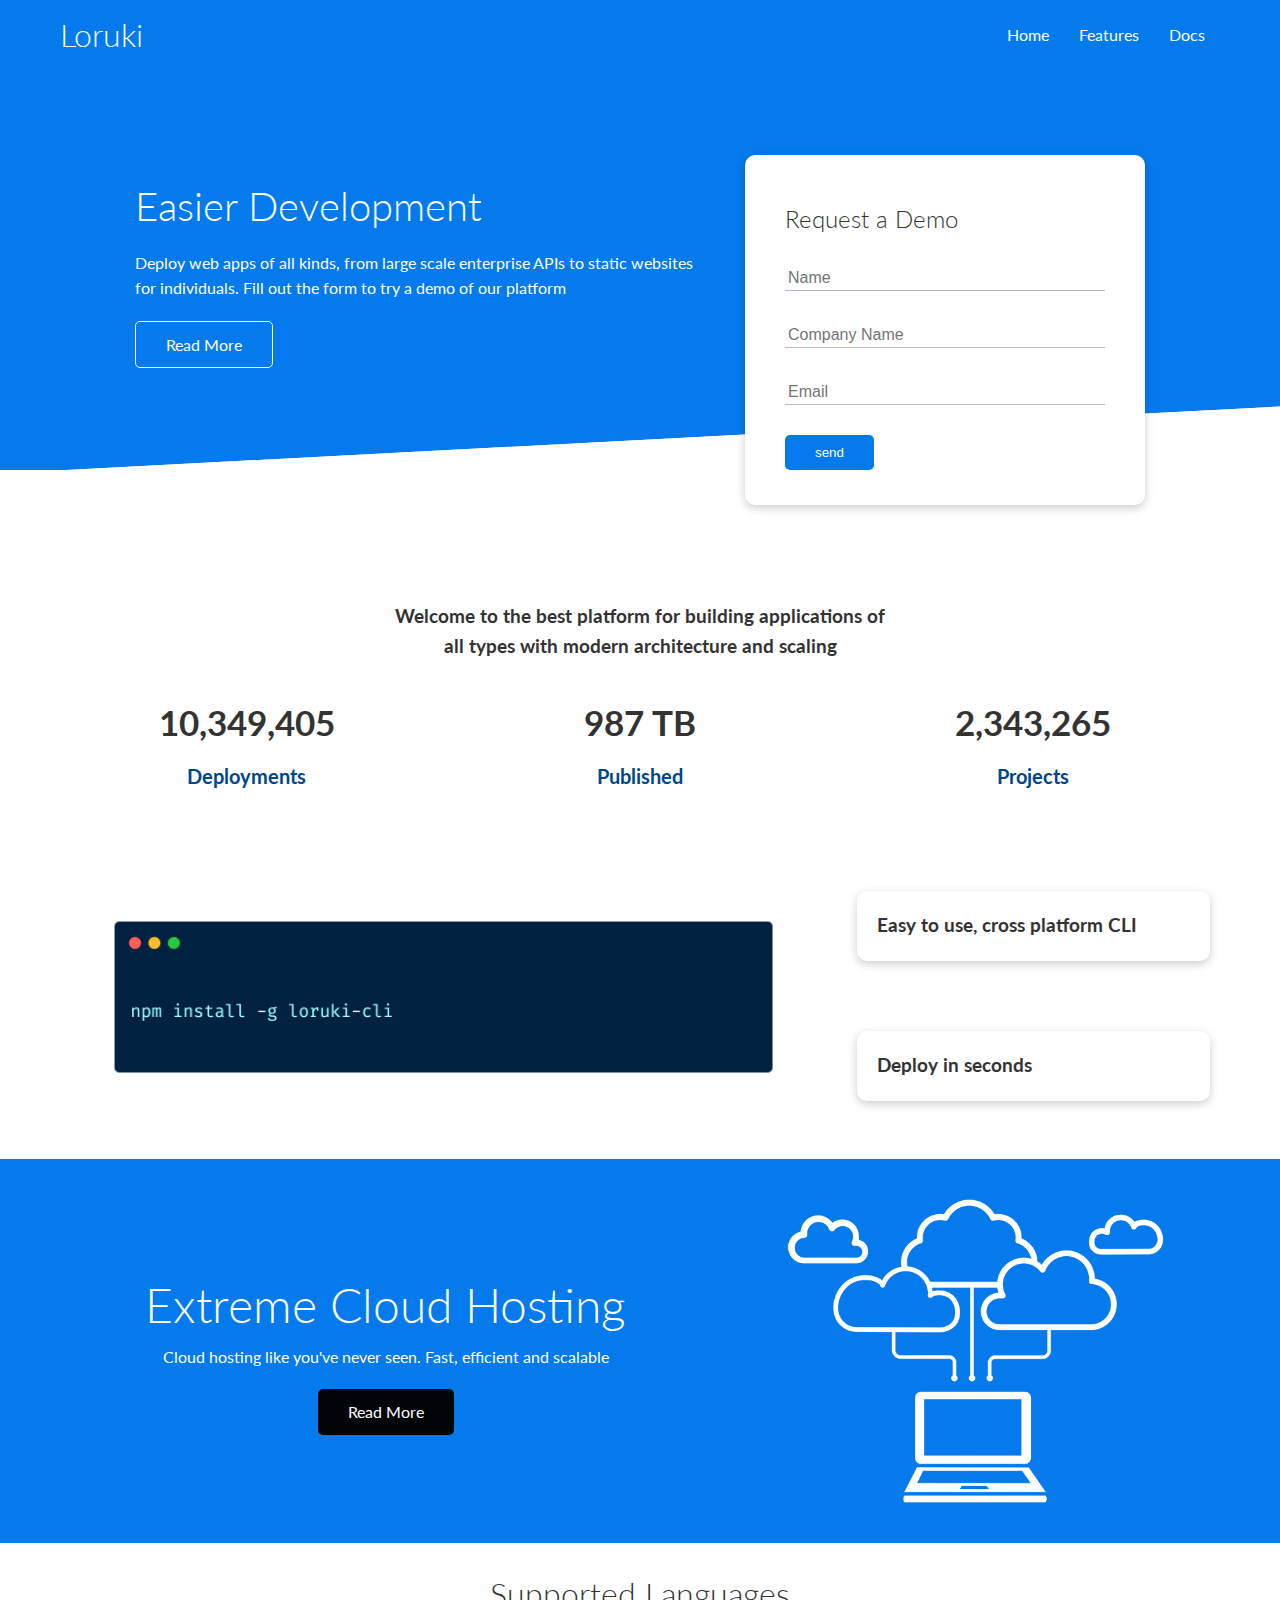
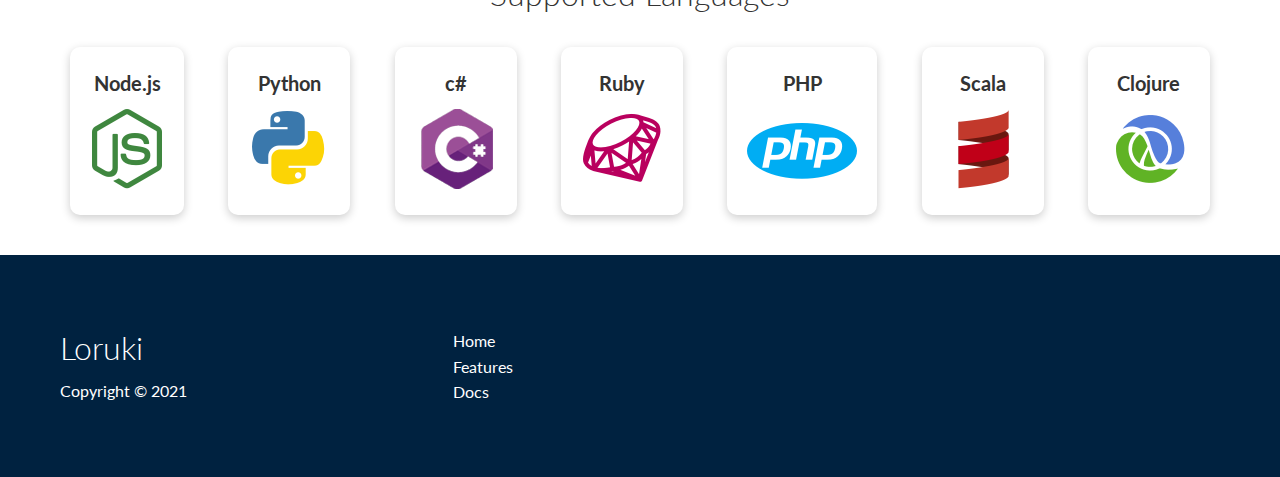
<file: index.html>
<!DOCTYPE html>
<html lang="en">
<head>
    <meta charset="UTF-8">
    <meta http-equiv="X-UA-Compatible" content="IE=edge">
    <meta name="viewport" content="width=device-width, initial-scale=1.0">
    <link rel="stylesheet" href="style.css">
    <link href="https://fonts.googleapis.com/css2?family=Lato:wght@300&display=swap" rel="stylesheet">
    <link rel="stylesheet" href="https://use.fontawesome.com/releases/v5.15.3/css/all.css" integrity="sha384-SZXxX4whJ79/gErwcOYf+zWLeJdY/qpuqC4cAa9rOGUstPomtqpuNWT9wdPEn2fk" crossorigin="anonymous">
    <title>Loruki | Cloud Hosting For Everyone</title>
</head>
<body>

    <!-- navbar -->
    <div class="navbar">
        <div class="container flex">
            <h1 class="logo">Loruki</h1>
                <nav>
                    <ul>
                        <li><a href="index.html">Home</a></li>
                        <li><a href="features.html">Features</a></li>
                        <li><a href="docs.html">Docs</a></li>
                    </ul>
                </nav>
            </div>
        </div>
    </div>
    
    <!-- first-container -->

    <section class="first-container">
        <div class="container grid">
            <div class="first-container-text">
                <h1>Easier Development</h1>
                <p>Deploy web apps of all kinds, from large scale enterprise APIs to static websites for individuals. Fill out the form to try a demo of our platform  </p>
                <a href="features.html" class="btn first-btn">Read More</a>
            </div>
            <div class="first-container-form card">
                <h2>Request a Demo</h2>
                <form>
                    <div class="form-control">
                        <input type="text" name="name" placeholder="Name" required>
                    </div>
                    <div class="form-control">
                        <input type="text" name="Company name" placeholder="Company Name" required>
                    </div>
                    <div class="form-control">
                        <input type="email" name="email" placeholder="Email" required>
                    </div>
                    <input type="submit" value="send" class="btn btn-primary">
                </form>
            </div>
        </div>
    </section>

     <!-- second-container -->
     <section class="second-container">
        <div class="container">
            <h3 class="second-container-heading">
                Welcome to the best platform for building applications of all types with modern architecture and scaling
            </h3>

            <div class="grid grid-3">
                <div class="features-icon">
                    <i class="fas fa-server fa-3x"></i>
                    <h3>10,349,405</h3>
                    <p class="server-text">Deployments</p>
                </div>
                <div class="features-icon" >
                    <i class="fas fa-upload fa-3x"></i>
                    <h3>987 TB</h3>
                    <p class="upload-text">Published</p>
                </div>
                <div class="features-icon">
                    <i class="fas fa-project-diagram fa-3x"></i>
                    <h3>2,343,265</h3>
                    <p class="project-diagram-text">Projects</p>
                </div>
            </div>
        </div>
    </section>

    <!-- third-container -->
    <section class="third-container">
        <div class="container grid">
            <img src="images/cli.png" alt="">
            <div class="card">
                <h3>Easy to use, cross platform CLI</h3>
            </div>
            <div class="card">
                <h3>Deploy in seconds</h3>
            </div>
        </div>
    </section>

    <!-- clouding -->
    <section class="clouding ">
        <div class="container grid">
             <div class="clouding-text">
                 <h2 class="title ">Extreme Cloud Hosting</h2>
                 <p class="lead my-1">Cloud hosting like you've never seen.
                      Fast, efficient and scalable</p>
                      <a href="features.html" class="btn second-btn">Read More</a>
             </div>
             <img src="images/cloud.png" alt="">
        </div>
    </section>

    <!-- languages -->
    <section class="languages">
        <h2 class="languages-title">
            Supported Languages
        </h2>
        <div class="container flex">
            <div class="card">
                <h4>Node.js</h4>
                <img src="images/node.png" alt="">
            </div>
            <div class="card">
                <h4>Python</h4>
                <img src="images/python.png" alt="">
            </div>
            <div class="card">
                <h4>c#</h4>
                <img src="images/csharp.png" alt="">
            </div>
            <div class="card">
                <h4>Ruby</h4>
                <img src="images/ruby.png" alt="">
            </div>
            <div class="card">
                <h4></h4.>PHP</h4>
                <img src="images/php.png" alt="">
            </div>
            <div class="card">
                <h4>Scala</h4>
                <img src="images/scala.png" alt="">
            </div>
            <div class="card">
                <h4>Clojure</h4>
                <img src="images/clojure.png" alt="">
            </div>
        </div>
    </section>

    <!-- Footer -->
        <footer class="footer" >
            <div class="container grid grid-3">
                <div>
                    <h1>Loruki</h1>
                    <p>Copyright &copy; 2021</p>
                </div>
                <nav>
                    <ul>
                        <li><a href="index.html">Home</a></li>
                        <li><a href="features.html">Features</a></li>
                        <li><a href="docs.html">Docs</a></li>
                    </ul>
                </nav>
                <div class="social-icons">
                    <a href="#"><i class="fab fa-twitter fa-2x"></i></a>
                    <a href="#"><i class="fab fa-facebook fa-2x"></i></a>
                    <a href="#"><i class="fab fa-instagram fa-2x"></i></a>
                    <a href="#"><i class="fab fa-github fa-2x"></i></a>
                </div>
            </div>
        </footer>
</body>
</html>
</file>
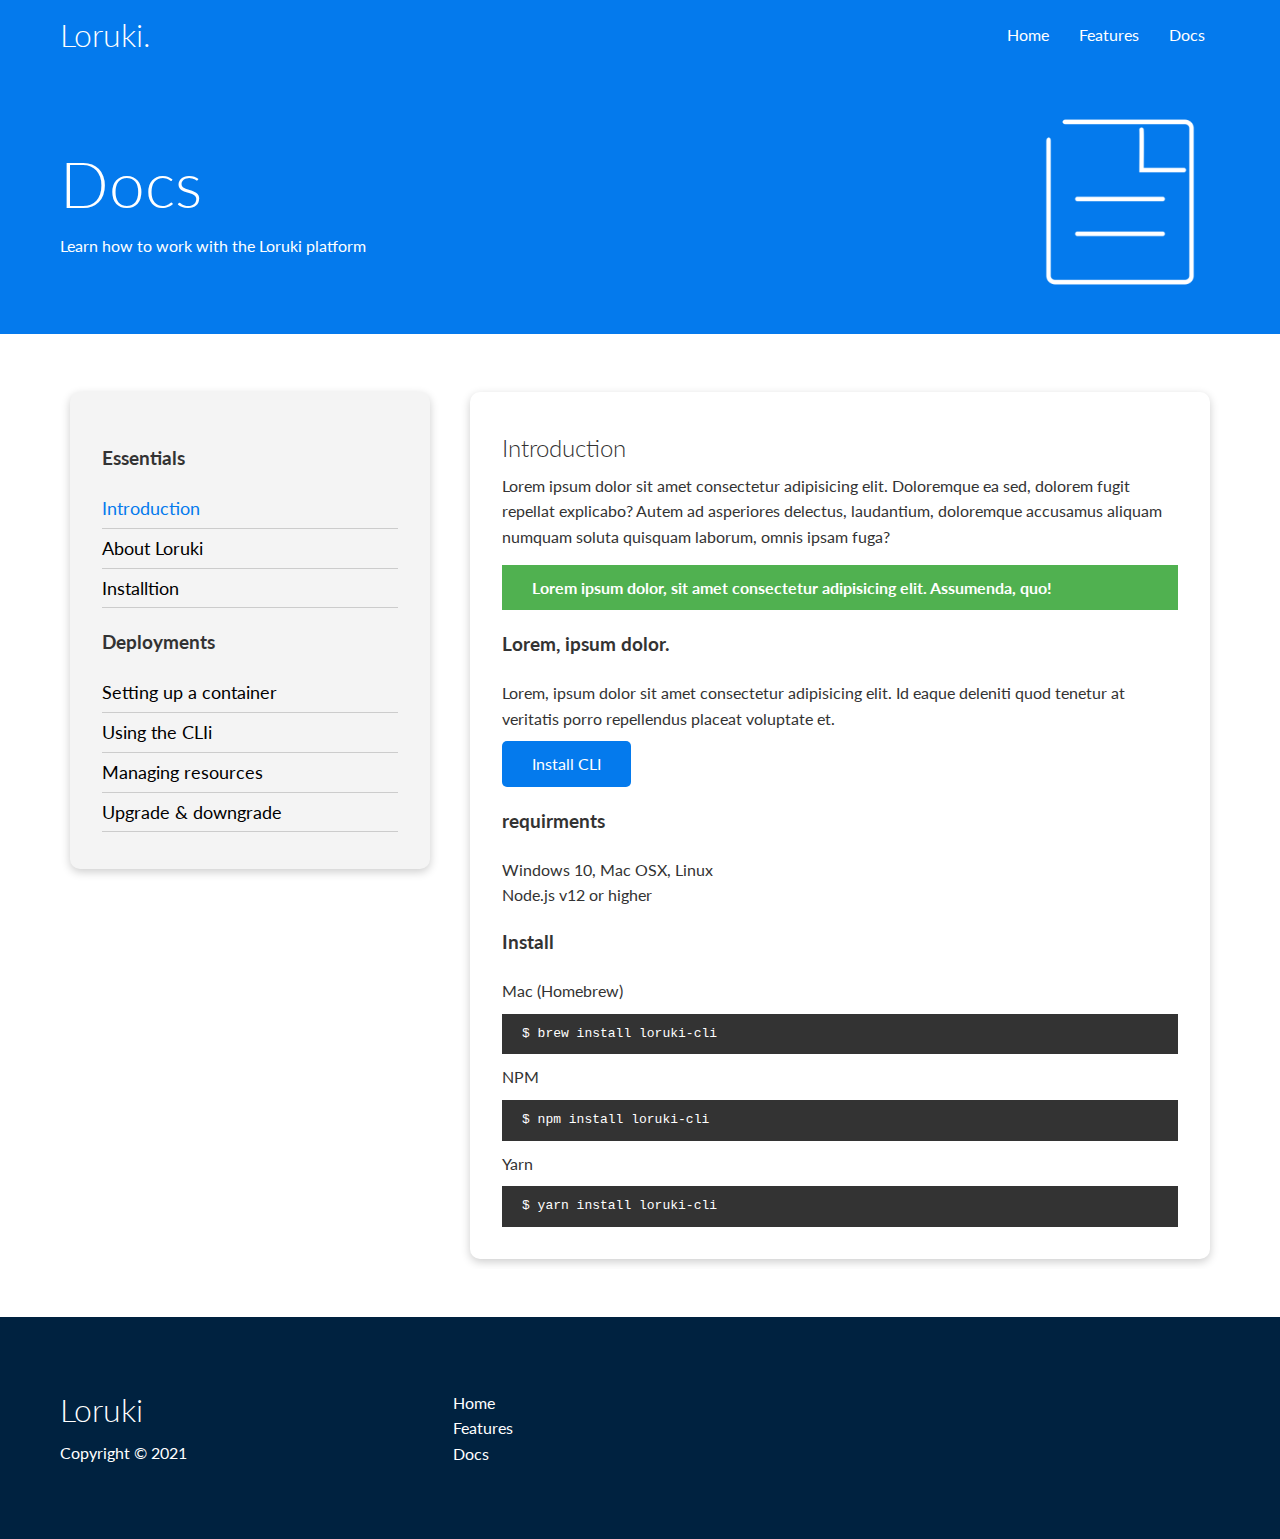
<file: docs.html>
<!DOCTYPE html>
<html lang="en">
<head>
    <meta charset="UTF-8">
    <meta http-equiv="X-UA-Compatible" content="IE=edge">
    <meta name="viewport" content="width=device-width, initial-scale=1.0">
    <link rel="stylesheet" href="style.css">
    <link href="https://fonts.googleapis.com/css2?family=Lato:wght@300&display=swap" rel="stylesheet">
    <link rel="stylesheet" href="https://use.fontawesome.com/releases/v5.15.3/css/all.css" integrity="sha384-SZXxX4whJ79/gErwcOYf+zWLeJdY/qpuqC4cAa9rOGUstPomtqpuNWT9wdPEn2fk" crossorigin="anonymous">
    <title>Loruki | Cloud Hosting For Everyone</title>
</head>
<body>

    <!-- navbar -->
    <div class="navbar">
        <div class="container flex">
            <h1 class="logo">Loruki.</h1>
                <nav>
                    <ul>
                        <li><a href="index.html">Home</a></li>
                        <li><a href="features.html">Features</a></li>
                        <li><a href="docs.html">Docs</a></li>
                    </ul>
                </nav>
            </div>
        </div>
    </div>

     <!-- headbar -->
     <section class="docs-head">
        <div class="container grid">
            <div>
            <h1>Docs</h1>
            <p class="lead">Learn how to work with the Loruki platform</p>
        </div>
        <img src="images/docs.png" alt="">
    </div>
    </section>

    <!-- docs-main -->
    <section class="docs-main card-container">
        <div class="container grid">
            <div class="card-1">
                <h3 class="my-2">Essentials</h3>
                <nav>
                    <ul>
                        <li><a class="highlight-text" href="#">Introduction</a></li>
                        <li><a href="#">About Loruki</a></li>
                        <li><a href="#">Installtion</a></li>
                    </ul>
                </nav>

                <h3 class="my-2">Deployments</h3>
                <nav>
                    <ul>
                        <li><a href="#">Setting up a container</a></li>
                        <li><a href="#">Using the CLIi</a></li>
                        <li><a href="#">Managing resources</a></li>
                        <li><a href="#">Upgrade & downgrade</a></li>
                    </ul>
                </nav>
            </div>

            <div class="card-2">
                <h2>Introduction</h2>
                <p>Lorem ipsum dolor sit amet consectetur adipisicing elit. Doloremque ea sed, dolorem fugit repellat explicabo? Autem ad asperiores delectus, laudantium, doloremque accusamus aliquam numquam soluta quisquam laborum, omnis ipsam fuga?
                </p>
                <div class="info">
                    <i class="fas fa-info"></i>
                    Lorem ipsum dolor, sit amet consectetur adipisicing elit. Assumenda, quo!
                </div>

                <h3>Lorem, ipsum dolor.</h3>
                <p>Lorem, ipsum dolor sit amet consectetur adipisicing elit. Id eaque deleniti quod tenetur at veritatis porro repellendus placeat voluptate et.</p>
                <a href="#" class="btn third-button">Install CLI</a>

                <h3>requirments</h3>
                <ul>
                    <li>Windows 10, Mac OSX, Linux</li>
                    <li>Node.js v12 or higher</li>
                </ul>

                <h3>Install</h3>
                <p>Mac (Homebrew)</p>
                <pre><code>$ brew install loruki-cli</code></pre>

                <p>NPM</p>
                <pre><code>$ npm install loruki-cli</code></pre>

                <p>Yarn</p>
                <pre><code>$ yarn install loruki-cli</code></pre>
            </div>
        </div>
    </section>



     <!-- Footer -->
     <footer class="footer" >
        <div class="container grid grid-3">
            <div>
                <h1>Loruki</h1>
                <p>Copyright &copy; 2021</p>
            </div>
            <nav>
                <ul>
                    <li><a href="index.html">Home</a></li>
                    <li><a href="features.html">Features</a></li>
                    <li><a href="docs.html">Docs</a></li>
                </ul>
            </nav>
            <div class="social-icons">
                <a href="#"><i class="fab fa-twitter fa-2x"></i></a>
                <a href="#"><i class="fab fa-facebook fa-2x"></i></a>
                <a href="#"><i class="fab fa-instagram fa-2x"></i></a>
                <a href="#"><i class="fab fa-github fa-2x"></i></a>
            </div>
        </div>
    </footer>
</file>
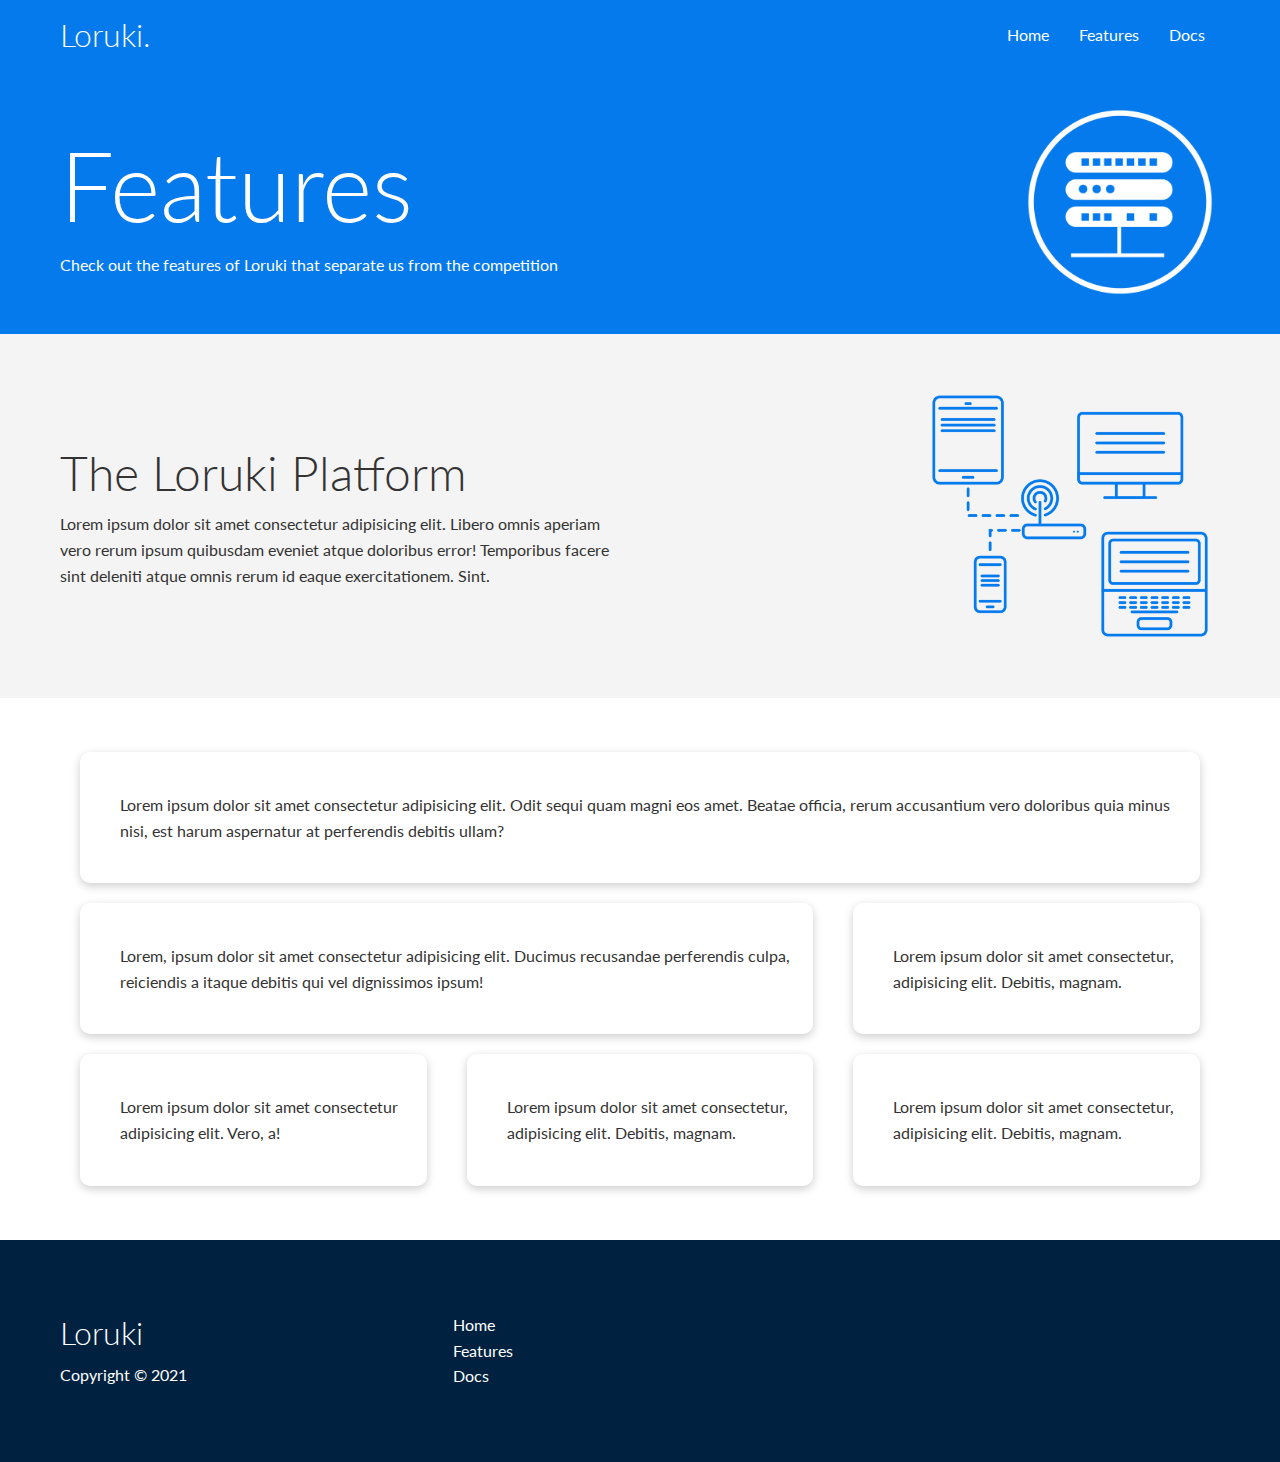
<file: features.html>
<!DOCTYPE html>
<html lang="en">
<head>
    <meta charset="UTF-8">
    <meta http-equiv="X-UA-Compatible" content="IE=edge">
    <meta name="viewport" content="width=device-width, initial-scale=1.0">
    <link rel="stylesheet" href="style.css">
    <link href="https://fonts.googleapis.com/css2?family=Lato:wght@300&display=swap" rel="stylesheet">
    <link rel="stylesheet" href="https://use.fontawesome.com/releases/v5.15.3/css/all.css" integrity="sha384-SZXxX4whJ79/gErwcOYf+zWLeJdY/qpuqC4cAa9rOGUstPomtqpuNWT9wdPEn2fk" crossorigin="anonymous">
    <title>Loruki | Cloud Hosting For Everyone</title>
</head>
<body>

    <!-- navbar -->
    <div class="navbar">
        <div class="container flex">
            <h1 class="logo">Loruki.</h1>
                <nav>
                    <ul>
                        <li><a href="index.html">Home</a></li>
                        <li><a href="features.html">Features</a></li>
                        <li><a href="docs.html">Docs</a></li>
                    </ul>
                </nav>
            </div>
        </div>
    </div>
    
    <!-- headbar -->
    <section class="features ">
        <div class="container grid">
            <div>
            <h1>Features</h1>
            <p class="lead">Check out the features of Loruki that separate us from the competition</p>
        </div>
        <img src="images/server.png" alt="">
    </div>
    </section>

    <!-- sub-header -->
    <section class="sub-header">
        <div class="features-sub-header ">
            <div class="container grid">
                <div>
                    <h1>The Loruki Platform</h1>
                    <p class="lead"> Lorem ipsum dolor sit amet consectetur adipisicing elit. Libero omnis aperiam vero rerum ipsum quibusdam eveniet atque doloribus error! Temporibus facere sint deleniti atque omnis rerum id eaque exercitationem. Sint.</p>
                </div>
                <img src="images/server2.png" alt="">
            </div>
        </div>
    </section>

    <section class="features-main">
        <div class="container grid grid-3">
            <div class="card flex">
                <i class="fas fa-server fa-3x"></i>
                <p>Lorem ipsum dolor sit amet consectetur adipisicing elit. Odit sequi quam magni eos amet. Beatae officia, rerum accusantium vero doloribus quia minus nisi, est harum aspernatur at perferendis debitis ullam?</p>
            </div>
            <div class="card flex">
                <i class="fas fa-network-wired fa-3x"></i>
                <p>
                    Lorem, ipsum dolor sit amet consectetur adipisicing elit. Ducimus
                    recusandae perferendis culpa, reiciendis a itaque debitis qui vel
                    dignissimos ipsum!
                </p>
            </div>
            <div class="card flex">
                <i class="fas fa-laptop-code fa-3x"></i>
                <p>
                    Lorem ipsum dolor sit amet consectetur, adipisicing elit. Debitis,
                    magnam.
                </p>
            </div>
            <div class="card flex">
                <i class="fas fa-database fa-3x"></i>
                <p>
                    Lorem ipsum dolor sit amet consectetur adipisicing elit. Vero, a!
                </p>
            </div>
            <div class="card flex">
                <i class="fas fa-power-off fa-3x"></i>
                <p>
                    Lorem ipsum dolor sit amet consectetur, adipisicing elit. Debitis,
                    magnam.
                </p>
            </div>
            <div class="card flex">
                <i class="fas fa-upload fa-3x"></i>
                <p>
                    Lorem ipsum dolor sit amet consectetur, adipisicing elit. Debitis,
                    magnam.
                </p>
            </div>

        </div>

    </section>

     <!-- Footer -->
     <footer class="footer" >
        <div class="container grid grid-3">
            <div>
                <h1>Loruki</h1>
                <p>Copyright &copy; 2021</p>
            </div>
            <nav>
                <ul>
                    <li><a href="index.html">Home</a></li>
                    <li><a href="features.html">Features</a></li>
                    <li><a href="docs.html">Docs</a></li>
                </ul>
            </nav>
            <div class="social-icons">
                <a href="#"><i class="fab fa-twitter fa-2x"></i></a>
                <a href="#"><i class="fab fa-facebook fa-2x"></i></a>
                <a href="#"><i class="fab fa-instagram fa-2x"></i></a>
                <a href="#"><i class="fab fa-github fa-2x"></i></a>
            </div>
        </div>
    </footer>
</file>
<file: style.css>
@import url('https://fonts.googleapis.com/css2?family=Lato:wght@300&display=swap');

*{
    box-sizing: border-box;
    margin: 0;
    padding: 0;

}

body
 {
    color: #333;
    font-family: 'Lato', sans-serif;
    line-height: 1.6;
 }

 ul
 {
    list-style: none;
 }

 nav a
 {
    text-decoration: none;
    color: #333;
 }

 h1,h2
 {
    font-weight: 300;
    line-height: 1.2;
    margin: 10px 0;

 }


 p
 {
    margin: 10px 0;
 }

 img
 {
    width: 100%;
 }

 /* navbar */
.navbar
{
   background-color: #047aed;
   height: 70px;
   color: #fff;
}

.navbar ul
{
   display: flex;
}

.navbar a
{
   padding: 10px;
   color: #fff;
   margin: 0 5px;
}

.navbar .flex {
   justify-content: space-between;
 }

.navbar a:hover
{
   border-bottom: 2px solid #fff;
}

/*first-container*/

.first-container
{
   background-color: #047aed;
   height: 400px;
   color:#fff;
   position: relative;
}

.first-container-text
{
   animation: slideInFromLeft 1s ease;
   padding: 0 10px;
}
.first-container h1
{
   font-size: 40px;
}

.first-container p
{
   margin: 20px 0;
}

.first-container .grid
{
   grid-template-columns: 50% auto;
   gap: 30px;
   overflow: visible;
}

.card, .card-1, .card-2
{
   background-color: #fff;
   color: #333;
   border-radius: 10px;
   box-shadow: 0 3px 10px rgba(0, 0, 0, 0.2);
   padding: 20px;
   margin: 10px;
}

.first-container-form
{
   position: relative;
   top: 60px;
   height: 350px;
   width: 400px;
   padding: 40px;
   z-index: 100;
   justify-self: flex-end;
   animation: slideInFromRight 1s ease;
   font-family: 'Lato', sans-serif;
}

.first-container-form .form-control
{
   margin: 30px 0;
}

.first-container-form input[type='text'],
.first-container-form input[type='email']
{
   border: 0;
   border-bottom: 1px solid #b4becb;
   width: 100%;
   padding: 3px;
   font-size: 16px;
}

.first-container-form input:focus
{
   outline: none;
}

.first-container::before,
.first-container::after
{
   content: '';
   position: absolute;
   margin: 0 auto;
   overflow: auto;
   height: 100px;
   bottom: -70px;
   right: 0;
   left: 0;
   -webkit-transform: skewY(-3deg);
   -moz-transform: skewY(-3deg);
   -ms-transform: skewY(-3deg);
   transform: skewY(-3deg);
   background: rgb(255, 255, 255);
}


.btn
{
   padding: 10px 30px;
   display: inline-block;
   cursor: pointer;
   background-color: #047aed;
   color: rgb(255, 255, 255);
   text-decoration: none;
   border: none;
   border-radius: 5px;
}

section .first-btn
{
   background-color:transparent;
   border: 1px solid #fff;
   text-decoration: none;
}

.btn:hover
{
   transform: scale(0.98);
}

/* second-container */


.second-container
{
   animation: slideInFromBottom 1s ease-in;
   margin: 2rem 0;
   text-align: center;
   padding-top: 100px;
   
}

.second-container .features-icon
{
   margin: 2rem 0;
}

.second-container-heading
{
   max-width: 500px;
   margin: 0 auto;
}

.second-container .grid h3
{
   font-size: 35px;
   
}


.second-container .grid p
{
   font-size: 20px;
   font-weight: bold;
   color: #00468b;
   
}


/* third-container */

.third-container .grid
{
   grid-template-columns: repeat(3, 1fr);
   grid-template-rows: repeat(2, 1fr);
}

.third-container .grid > *:first-child
{
   grid-column: 1 / span 2;
   grid-row: 1 / span 2;
}

/* Clouding */

.clouding
{
   background: #047aed;
    color: #fff;
    padding: 1.5rem 0;
    margin: 2rem 0;
}

/*
.bg-secondary, .btn-.bg-secondary
{
   background: #047aed;
   color: #fff;
} */

.second-btn
{
   background: #010508;
   text-decoration: none;
   color: #fff;
   margin-top: 10px;
}

.clouding .grid
{
   grid-template-columns:4fr 3fr ;
   text-align: center;
}

.lead
{
   font-size: 1rem;
}

.title
{
   font-size: 3rem;
}

/* languages */


.languages .flex
{
   flex-wrap: wrap;
}

.languages-title
{
   text-align: center;
   font-size: 2rem;
   margin: 1rem 0;
}

.languages .card
{
   margin: 18px 10px 40px;
   text-align: center;
   transition: transform 0.2s ease;
}

.languages .card:hover
{
   transform: translateY(-15px);
}

.languages .card h4
{
   font-size: 20px;
   margin-bottom: 10px;
}


/* footer */

.footer
{
   background: #002240;
   color: #fff;
   padding: 4rem 1.5rem;
}

.footer .social a
{
   margin: 0 10px;
}

nav a
{
   color: #fff;
}

.social-icons a
{
   color: #fff;
   margin: 0 10px;
}

/* Features */

.features
{
   padding: 2rem 0;
   background: #047aed;
   color: #fff;
}

.features img
{
   width: 200px;
   justify-self: flex-end;
}

.features-sub-header
{
   background: #f4f4f4;
   padding: 2rem 0;
}

.features-sub-header img
{
   width: 300px;
   justify-self: flex-end;
}


.features, .features-sub-header h1
{
   font-size: 3rem;
}

/* features main */
.features-main
{
   padding: 1.5rem 0;
}
.features-main .card > i
{
   margin-right: 20px;
}

.features-main .grid
{
   padding: 30px;
   
}

.features-main .grid > *:first-child
{
   grid-column: 1 / span 3;
}

.features-main .grid > *:nth-child(2)
{
   grid-column: 1 / span 2;
}



/* docs */

.docs-head
{
   padding: 2rem 0;
   background: #047aed;
   color: #fff;
}
.docs-head img
{
   width: 200px;
   justify-self: flex-end;
}

.docs-head h1
{
   font-size: 4rem;
}


/* docs-main */

.card-container
{
   margin: 3rem 0;
}

.card-1
{
   background: #f4f4f4;
   padding: 2rem ;
}

.card-2
{
   background: #ffffff;
   padding: 2rem ;
}

.docs-main a
{
   color: rgb(255, 255, 255);
}

.docs-main li a
{
   color: rgb(0, 0, 0);
}

.docs-main .highlight-text
{
   color: #047aed;
}

.docs-main h3
{
   margin: 20px 0;
}

.docs-main .grid
{
   grid-template-columns: 1fr 2fr;
   align-items: flex-start;
}

.docs-main nav li
{
   font-size: 18px;
   padding-bottom: 5px;
   margin-bottom: 5px;
   border-bottom: 1px solid #ccc;
}

.docs-main a:hover
{
   font-weight: bold;
}

.info
{
   background-color: #50b150;
   padding: 10px 20px;
   font-weight: bold;
   margin: 15px 0;
   color: #fff;
}

.info i
{
   color: #fff;
   margin-right: 10px;
}

code, pre
{
   background-color: #333;
   color: #fff;
   padding: 10px;
}





/* container */
.container
{
   max-width: 1200px;
   margin:  auto;
   overflow: auto;
   padding: 0 20px;
}

.flex
{
   display: flex;
   justify-content: space-between;
   height: 100%;
   align-items: center;
}

.grid
{
   display: grid;
   grid-template-columns: repeat(2, 1fr);
   gap: 20px;
   justify-content: center;
   align-items: center;
   height: 100%;
}

.grid-3
{
   grid-template-columns: repeat(3, 1fr);
}

/* animation */

@keyframes slideInFromLeft
{
   0%{
      transform: translateX(-100%);
   }

   100% 
   {
      transform: translateX(0);
   }
}


@keyframes slideInFromRight
{
   0%{
      transform: translateX(100%);
   }

   100% 
   {
      transform: translateX(0);
   }
}
@keyframes slideInFromTop
{
   0%{
      transform: translateY(-100%);
   }

   100% 
   {
      transform: translateX(0);
   }
}
@keyframes slideInFromBottom
{
   0%{
      transform: translateY(100%);
   }

   100% 
   {
      transform: translateX(0);
   }
}




/* media quwries */
@media (max-width:400px)
{
   .first-container-form {
      width: 300px;
    }
}

/* @media (max-width:300px)
{
   .first-container-form {
      width: 220px;
    }
} */

/* tablets */
@media (max-width:500px)
{
   
   .navbar
   {
      height: 110px;
      text-align: center;
   }

   .navbar .flex
   {
      flex-direction: column;
   }

   .navbar ul
   {
      padding: 10px;
      background-color: rgba(0, 0, 0, 0.1);
   }

   
   
}





@media (max-width:768px)
{
   .grid,
   .first-container .grid,
   .second-container .grid,
   .third-container .grid,
   .clouding .grid,
   .features-main .grid,
   .docs-main .grid
   {
      grid-template-columns: 1fr;
      grid-template-rows: 1fr;
      
   }

   .features,
   .features-sub-header,
   .docs-head
   {
      text-align: center;
   }

   .features img,
   .features-sub-header img,
   .docs-head img
   {
      justify-self: center;
   }

   .first-container
   {
      height: auto;
      
   }

   .first-container-form
   {
      justify-self: center;
      margin: auto;
      animation: slideInFromBottom 1s ease-in;

   }

   .first-container-text
   {
      text-align: center;
      margin-top: 40px;
      animation: slideInFromTop 1s ease-in;

      
   }

   .third-container .grid > *:first-child
   {
      grid-column: 1;
      grid-row: 1;
   }

   .features-main .grid > *:first-child,
   .features-main .grid > *:nth-child(2)
   {
      grid-column: 1;
   }

   .second-container-heading
   {
   margin-top: 15px;
   }

   .social-icons
   {
      padding-top: 10px;
   }

   .languages .card
   {
      margin: 40px auto;
      align-items:center;
      transition: transform 0.2s ease;
   }

}
</file>
